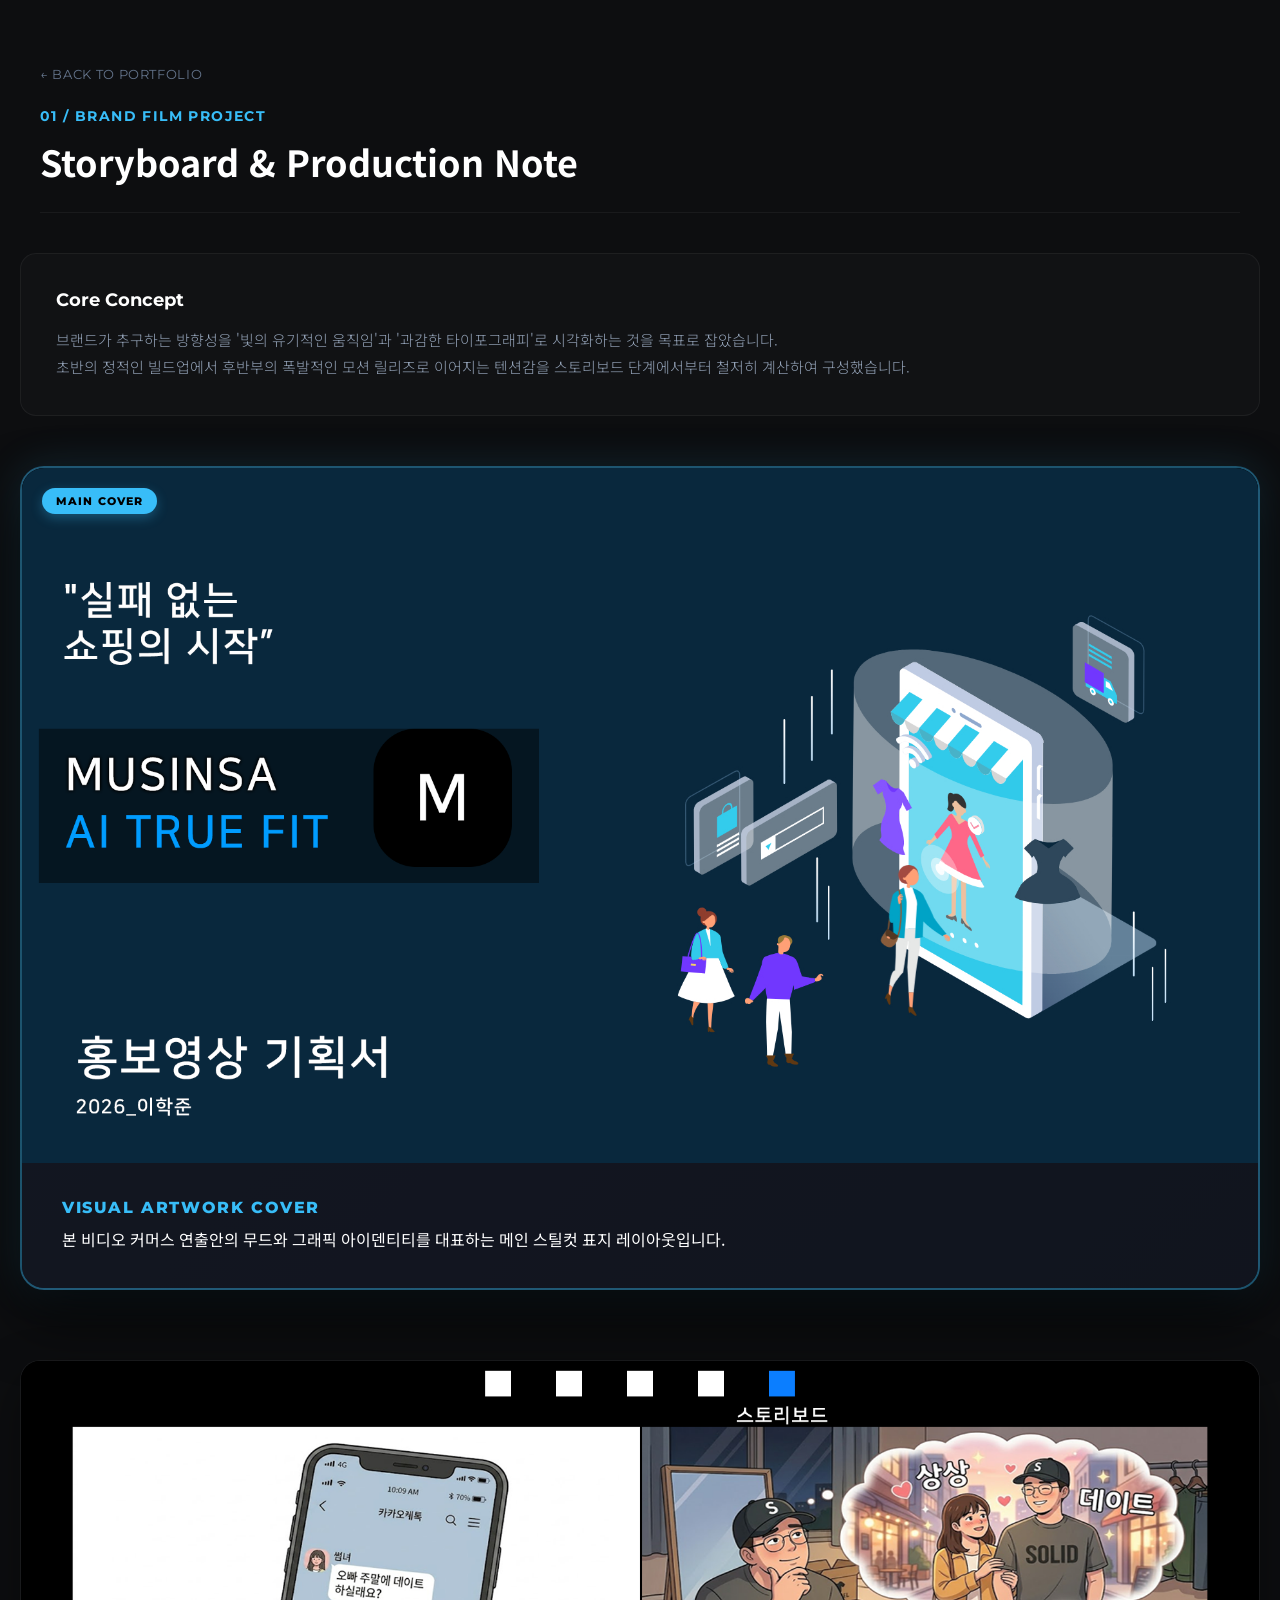
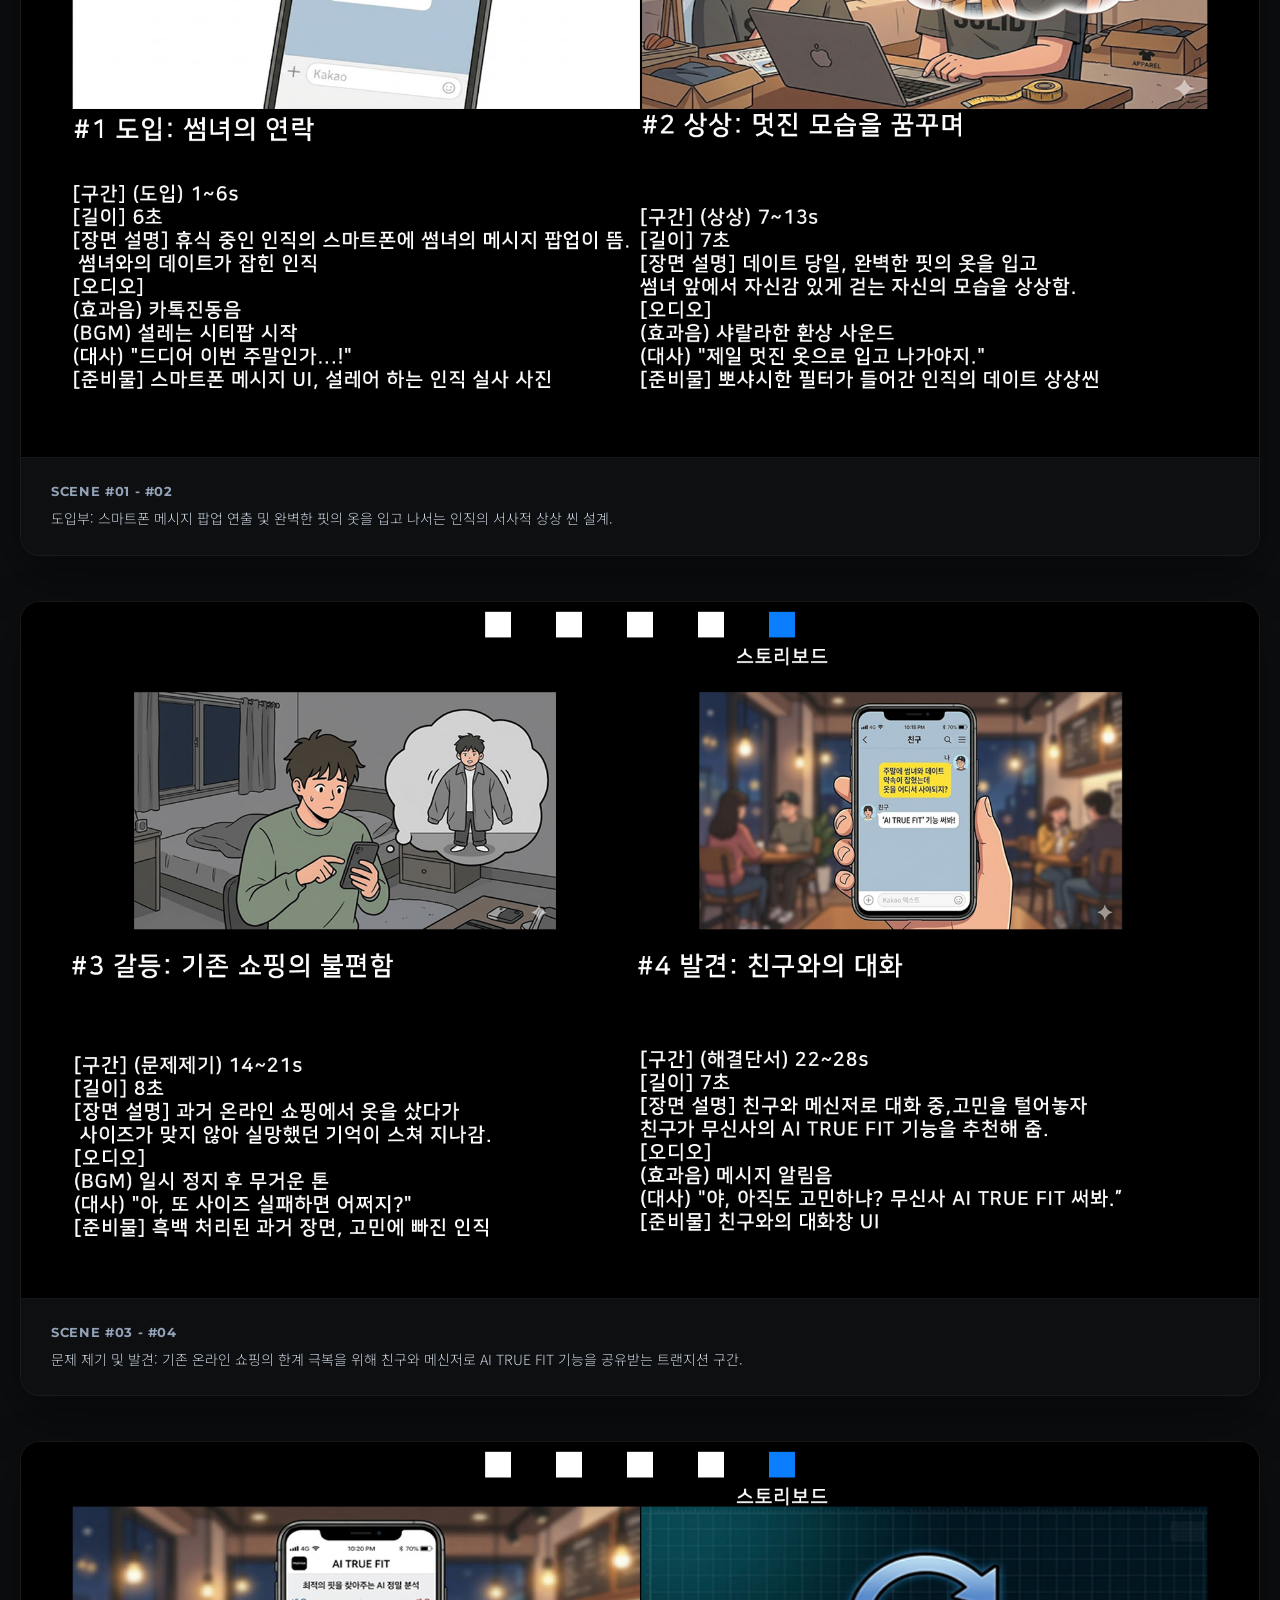
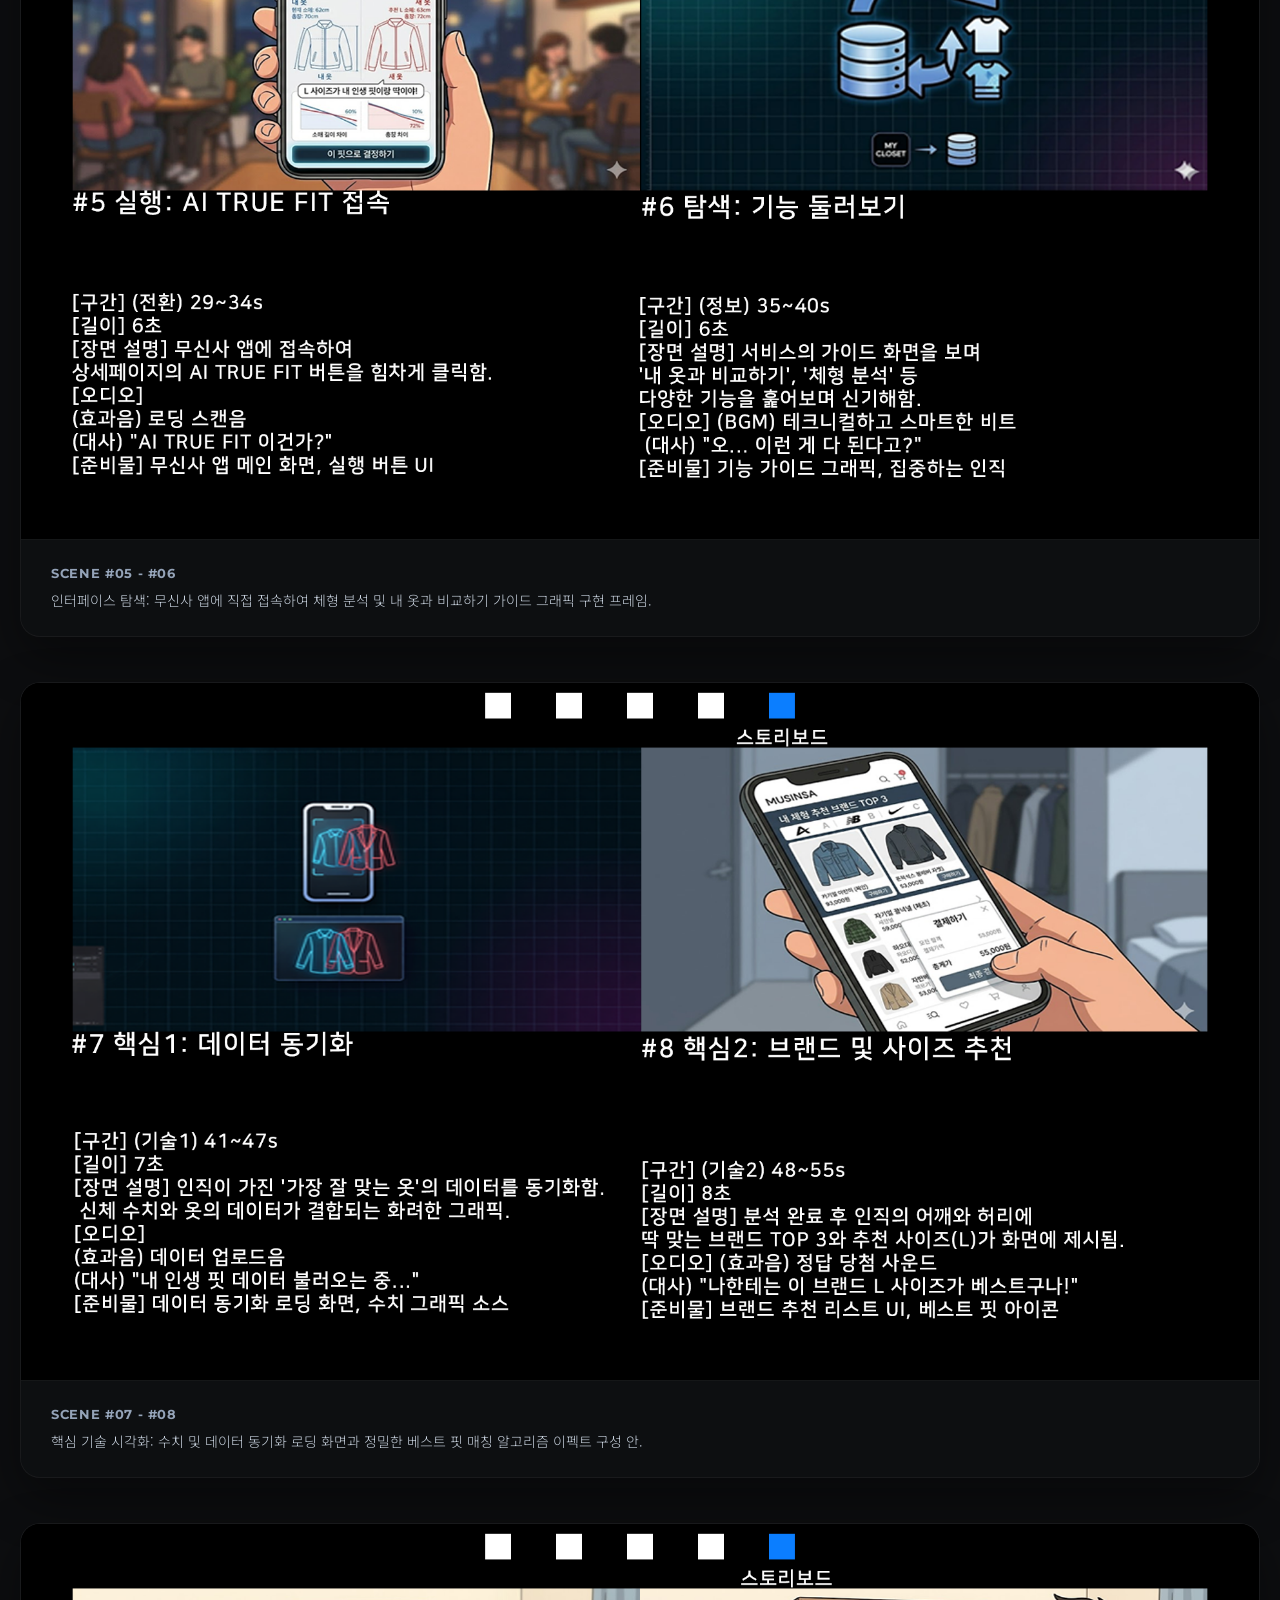
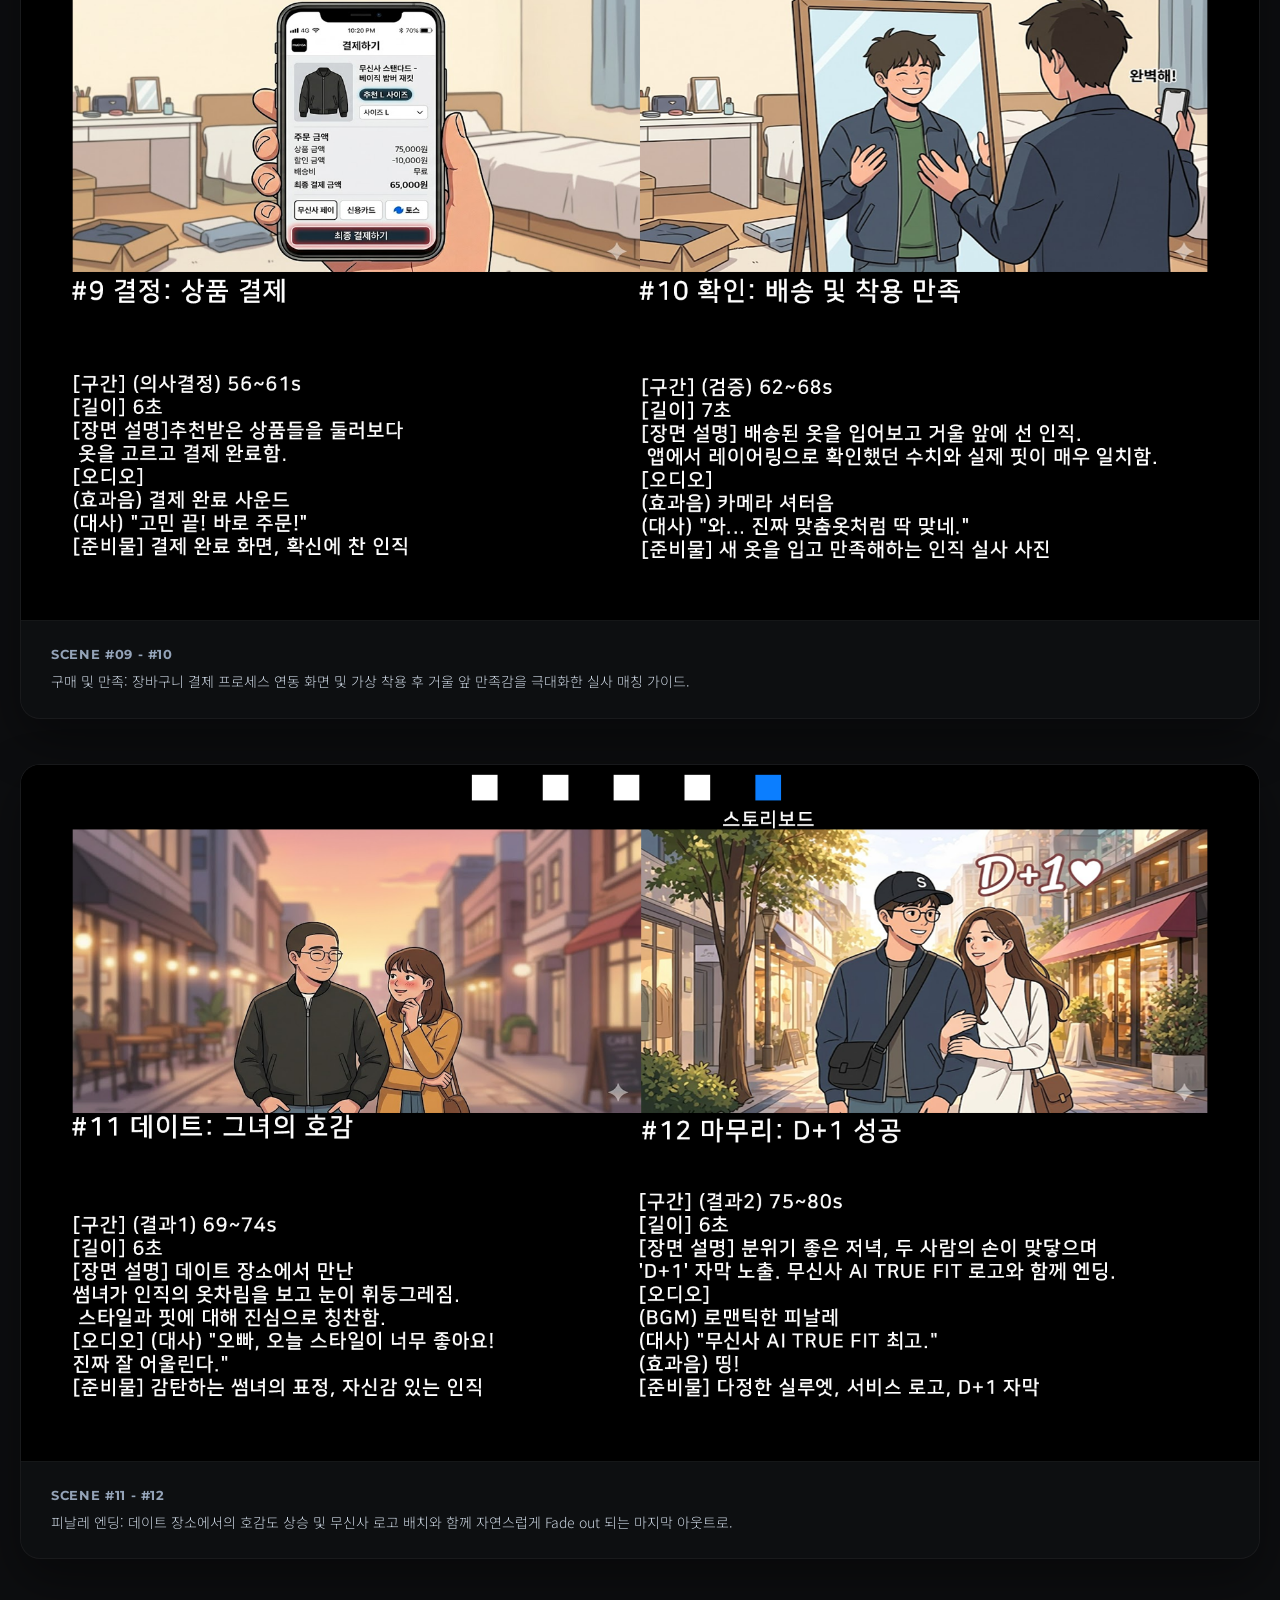
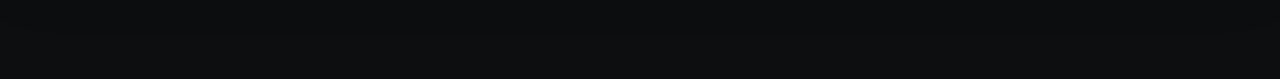
<file: storyboard1.html>
<!DOCTYPE html>
<html lang="ko">
<head>
    <meta charset="UTF-8">
    <meta name="viewport" content="width=device-width, initial-scale=1.0">
    <title>Storyboard - ONH SUMMIT Opening</title>
    <link rel="stylesheet" href="style.css">
    <!-- 구글 폰트 -->
    <link href="https://fonts.googleapis.com/css2?family=Montserrat:wght@700;800&family=Noto+Sans+KR:wght@300;400;700&display=swap" rel="stylesheet">
    
    <style>
        .sb-page-body {
            background-color: #0d0e10;
            color: #ffffff;
            padding: 60px 0 120px 0;
        }
        .sb-header {
            margin-bottom: 40px;
            border-bottom: 1px solid rgba(255, 255, 255, 0.05);
            padding-bottom: 25px;
        }
        .sb-back-btn {
            display: inline-block;
            font-family: 'Montserrat', sans-serif;
            font-size: 13px;
            color: #64748b;
            text-decoration: none;
            margin-bottom: 25px;
            transition: color 0.3s;
            cursor: pointer;
            letter-spacing: 0.05em;
        }
        .sb-back-btn:hover { color: #38bdf8; }
        
        .sb-project-meta {
            font-family: 'Montserrat', sans-serif;
            font-size: 14px;
            color: #38bdf8;
            font-weight: 700;
            letter-spacing: 0.1em;
            margin-bottom: 10px;
        }
        .sb-main-title {
            font-size: 36px;
            font-weight: 700;
        }

        /* 🎬 1280px 메인 컨테이너 */
        .sb-content-center {
            width: 100%;
            max-width: 1280px;
            margin: 0 auto;
            padding: 0 20px;
        }

        /* 상단 코어 콘셉트 박스 */
        .sb-concept-box {
            background: rgba(255, 255, 255, 0.02);
            border: 1px solid rgba(255, 255, 255, 0.05);
            border-radius: 16px;
            padding: 35px;
            margin-bottom: 50px;
        }
        .sb-concept-title {
            font-family: 'Montserrat', sans-serif;
            font-size: 18px;
            font-weight: 700;
            color: #ffffff;
            margin-bottom: 15px;
        }
        .sb-concept-text {
            font-size: 15px;
            line-height: 1.8;
            color: #94a3b8;
            font-weight: 300;
        }

        /* 스토리보드 리스트 수직 정렬 */
        .sb-stack {
            display: flex;
            flex-direction: column;
            gap: 45px;
        }

        /* 👑 메인 표지 카드 스타일 */
        .sb-cover-card {
            width: 100%;
            background: linear-gradient(135deg, #131722 0%, #0a0c10 100%);
            border: 2px solid rgba(56, 189, 248, 0.4);
            border-radius: 24px;
            overflow: hidden;
            box-shadow: 0 30px 60px rgba(0, 0, 0, 0.6), 0 0 40px rgba(56, 189, 248, 0.15); 
            margin-bottom: 25px;
            position: relative;
        }
        
        .sb-cover-badge {
            position: absolute;
            top: 20px;
            left: 20px;
            background: #38bdf8;
            color: #000000;
            font-family: 'Montserrat', sans-serif;
            font-size: 11px;
            font-weight: 800;
            padding: 6px 14px;
            border-radius: 30px;
            letter-spacing: 0.1em;
            z-index: 10;
            box-shadow: 0 4px 12px rgba(56, 189, 248, 0.3);
        }

        .sb-cover-text-area {
            padding: 35px 40px;
            background: rgba(19, 23, 34, 0.8);
        }
        .sb-cover-title {
            font-family: 'Montserrat', sans-serif;
            font-size: 16px;
            font-weight: 800;
            color: #38bdf8;
            letter-spacing: 0.1em;
            margin-bottom: 10px;
        }
        .sb-cover-desc {
            font-size: 16px;
            line-height: 1.6;
            color: #ffffff;
            font-weight: 400;
        }

        /* 🎞️ 일반 스토리보드 카드 스타일 */
        .sb-frame-card {
            width: 100%;
            background: rgba(255, 255, 255, 0.01);
            border: 1px solid rgba(255, 255, 255, 0.04);
            border-radius: 20px;
            overflow: hidden;
            box-shadow: 0 20px 50px rgba(0, 0, 0, 0.4);
            transition: transform 0.4s ease, border-color 0.4s ease;
        }
        .sb-frame-card:hover {
            transform: translateY(-4px);
            border-color: rgba(255, 255, 255, 0.15);
        }

        /* 16:9 비율 유지 박스 */
        .sb-image-ratio-box {
            position: relative;
            width: 100%;
            padding-bottom: 56.25%; 
            background-color: #000000;
        }
        .sb-image-ratio-box img {
            position: absolute;
            top: 0; left: 0; width: 100%; height: 100%;
            object-fit: cover;
        }

        /* 일반 컷 하단 설명창 */
        .sb-text-info-area {
            padding: 25px 30px;
            background: rgba(13, 14, 16, 0.5);
            border-top: 1px solid rgba(255, 255, 255, 0.03);
        }
        .sb-scene-num {
            font-family: 'Montserrat', sans-serif;
            font-size: 13px;
            font-weight: 700;
            color: #94a3b8;
            letter-spacing: 0.05em;
            margin-bottom: 8px;
        }
        .sb-scene-desc {
            font-size: 14px;
            line-height: 1.6;
            color: #cbd5e1;
            font-weight: 300;
        }

        @media (max-width: 768px) {
            .sb-main-title { font-size: 26px; }
            .sb-cover-text-area { padding: 25px; }
            .sb-text-info-area { padding: 20px; }
        }
    </style>
</head>
<body class="sb-page-body">

    <div class="container">
        <header class="sb-header">
            <a href="index.html" class="sb-back-btn">← BACK TO PORTFOLIO</a>
            <p class="sb-project-meta">01 / BRAND FILM PROJECT</p>
            <h1 class="sb-main-title">Storyboard & Production Note</h1>
        </header>
    </div>

    <main class="sb-content-center">
        
        <!-- Core Concept 개요 박스 -->
        <div class="sb-concept-box">
            <h2 class="sb-concept-title">Core Concept</h2>
            <p class="sb-concept-text">
                브랜드가 추구하는 방향성을 '빛의 유기적인 움직임'과 '과감한 타이포그래피'로 시각화하는 것을 목표로 잡았습니다.<br>
                초반의 정적인 빌드업에서 후반부의 폭발적인 모션 릴리즈로 이어지는 텐션감을 스토리보드 단계에서부터 철저히 계산하여 구성했습니다.
            </p>
        </div>

        <!-- 🎬 스토리보드 리스트 시작 -->
        <div class="sb-stack">
            
            <!-- 👑 1번째 장: 메인 표지 카드 (storyboard1img 폴더 연동) -->
            <div class="sb-cover-card">
                <div class="sb-cover-badge">MAIN COVER</div>
                <div class="sb-image-ratio-box">
                    <img src="storyboard1img/표지.png" alt="Storyboard Main Cover">
                </div>
                <div class="sb-cover-text-area">
                    <p class="sb-cover-title">VISUAL ARTWORK COVER</p>
                    <p class="sb-cover-desc">본 비디오 커머스 연출안의 무드와 그래픽 아이덴티티를 대표하는 메인 스틸컷 표지 레이아웃입니다.</p>
                </div>
            </div>

            <!-- 2번째 장 -->
            <div class="sb-frame-card">
                <div class="sb-image-ratio-box">
                    <img src="storyboard1img/스토리보드1.png" alt="Storyboard Frame 2">
                </div>
                <div class="sb-text-info-area">
                    <p class="sb-scene-num">SCENE #01 - #02</p>
                    <p class="sb-scene-desc">도입부: 스마트폰 메시지 팝업 연출 및 완벽한 핏의 옷을 입고 나서는 인직의 서사적 상상 씬 설계.</p>
                </div>
            </div>

            <!-- 3번째 장 -->
            <div class="sb-frame-card">
                <div class="sb-image-ratio-box">
                    <img src="storyboard1img/스토리보드2.png" alt="Storyboard Frame 3">
                </div>
                <div class="sb-text-info-area">
                    <p class="sb-scene-num">SCENE #03 - #04</p>
                    <p class="sb-scene-desc">문제 제기 및 발견: 기존 온라인 쇼핑의 한계 극복을 위해 친구와 메신저로 AI TRUE FIT 기능을 공유받는 트랜지션 구간.</p>
                </div>
            </div>

            <!-- 4번째 장 -->
            <div class="sb-frame-card">
                <div class="sb-image-ratio-box">
                    <img src="storyboard1img/스토리보드3.png" alt="Storyboard Frame 4">
                </div>
                <div class="sb-text-info-area">
                    <p class="sb-scene-num">SCENE #05 - #06</p>
                    <p class="sb-scene-desc">인터페이스 탐색: 무신사 앱에 직접 접속하여 체형 분석 및 내 옷과 비교하기 가이드 그래픽 구현 프레임.</p>
                </div>
            </div>

            <!-- 5번째 장 -->
            <div class="sb-frame-card">
                <div class="sb-image-ratio-box">
                    <img src="storyboard1img/스토리보드4.png" alt="Storyboard Frame 5">
                </div>
                <div class="sb-text-info-area">
                    <p class="sb-scene-num">SCENE #07 - #08</p>
                    <p class="sb-scene-desc">핵심 기술 시각화: 수치 및 데이터 동기화 로딩 화면과 정밀한 베스트 핏 매칭 알고리즘 이펙트 구성 안.</p>
                </div>
            </div>

            <!-- 6번째 장 -->
            <div class="sb-frame-card">
                <div class="sb-image-ratio-box">
                    <img src="storyboard1img/스토리보드5.png" alt="Storyboard Frame 6">
                </div>
                <div class="sb-text-info-area">
                    <p class="sb-scene-num">SCENE #09 - #10</p>
                    <p class="sb-scene-desc">구매 및 만족: 장바구니 결제 프로세스 연동 화면 및 가상 착용 후 거울 앞 만족감을 극대화한 실사 매칭 가이드.</p>
                </div>
            </div>

            <!-- 7번째 장 -->
            <div class="sb-frame-card">
                <div class="sb-image-ratio-box">
                    <img src="storyboard1img/스토리보드6.png" alt="Storyboard Frame 7">
                </div>
                <div class="sb-text-info-area">
                    <p class="sb-scene-num">SCENE #11 - #12</p>
                    <p class="sb-scene-desc">피날레 엔딩: 데이트 장소에서의 호감도 상승 및 무신사 로고 배치와 함께 자연스럽게 Fade out 되는 마지막 아웃트로.</p>
                </div>
            </div>

        </div>

    </main>

</body>
</html>
</file>
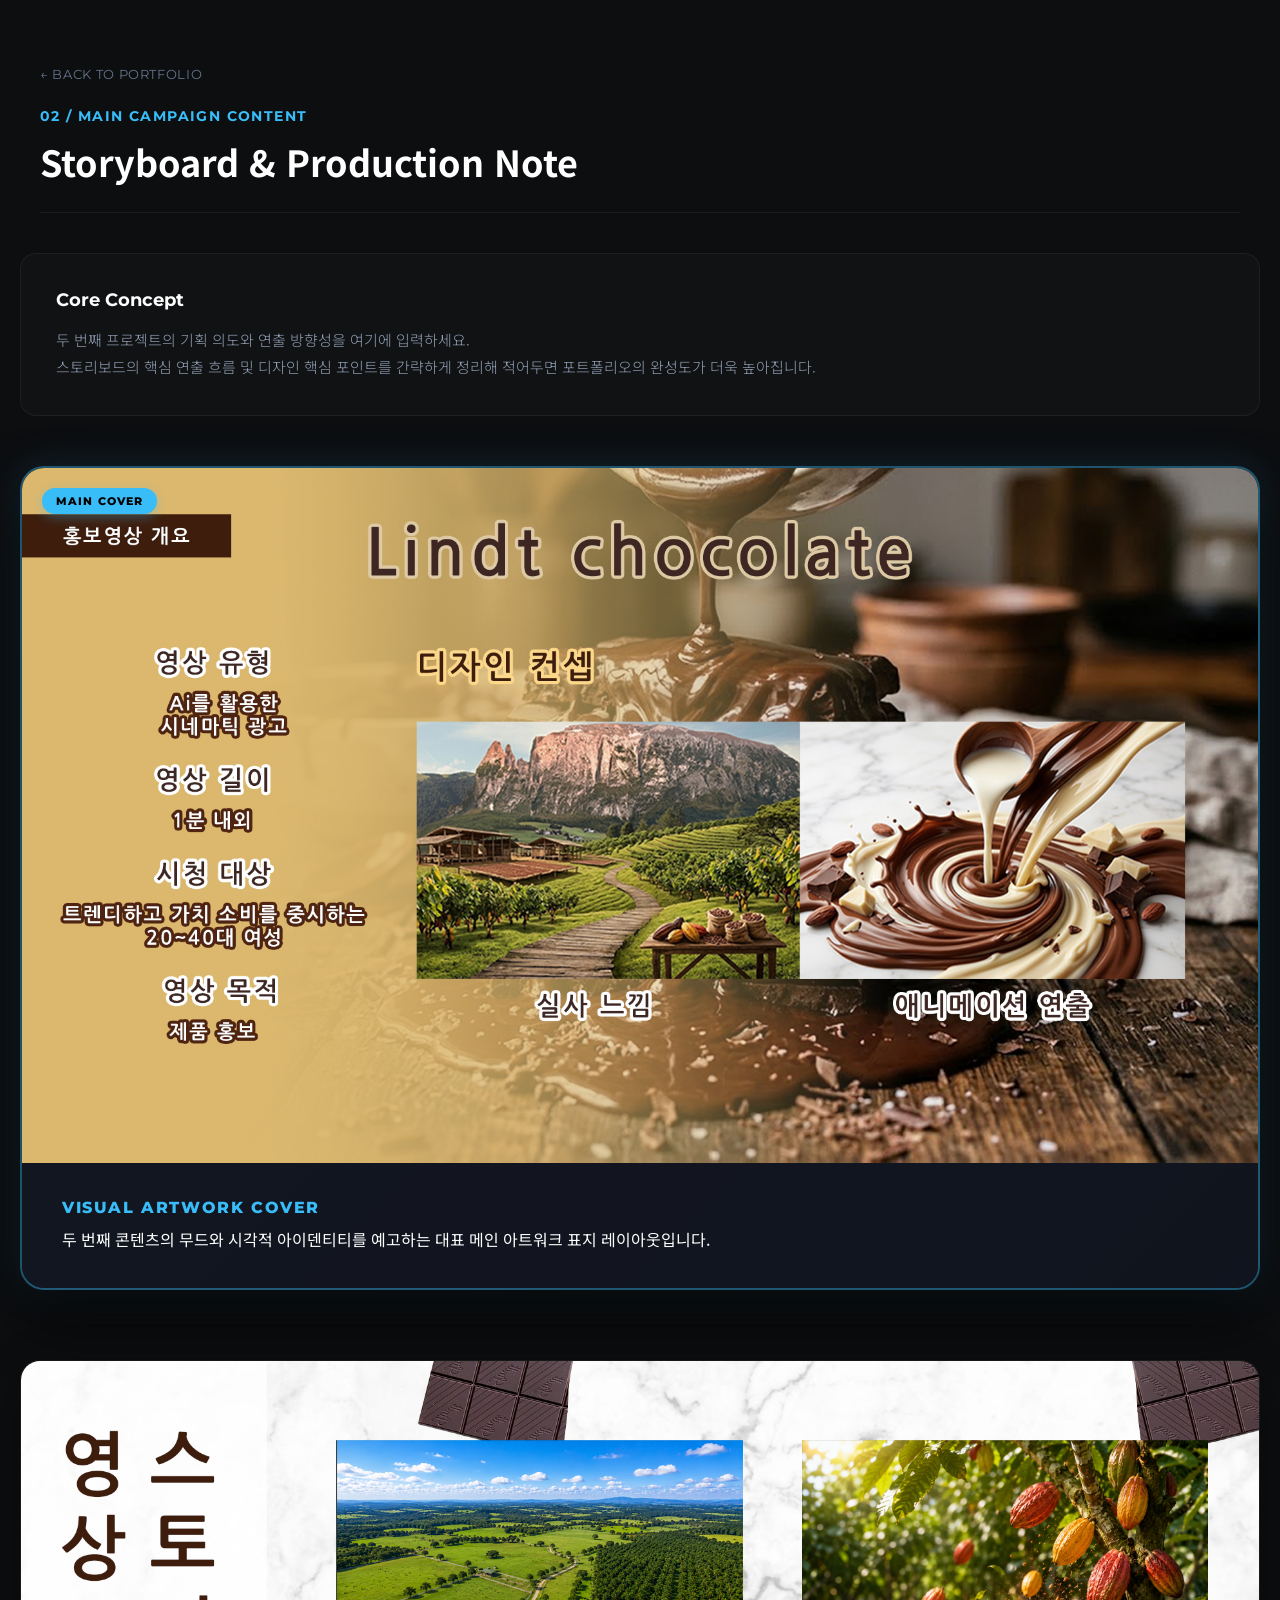
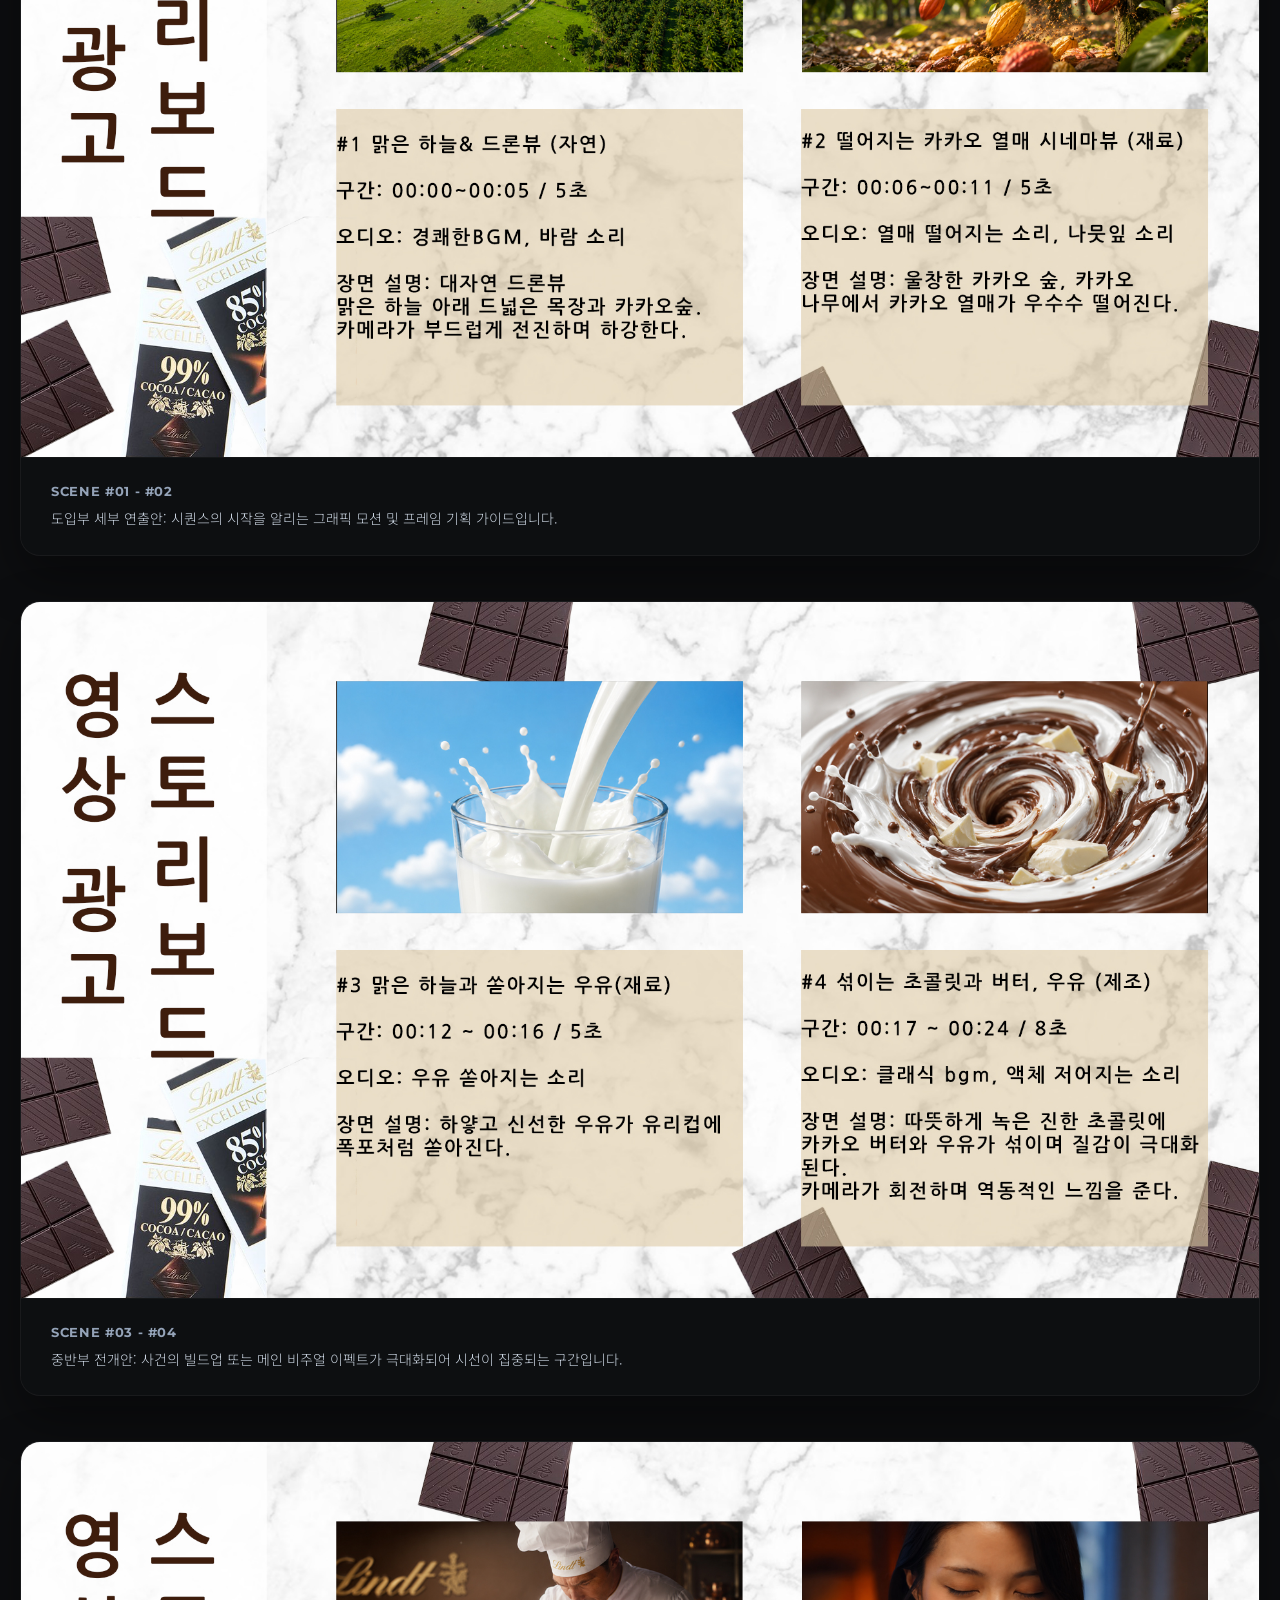
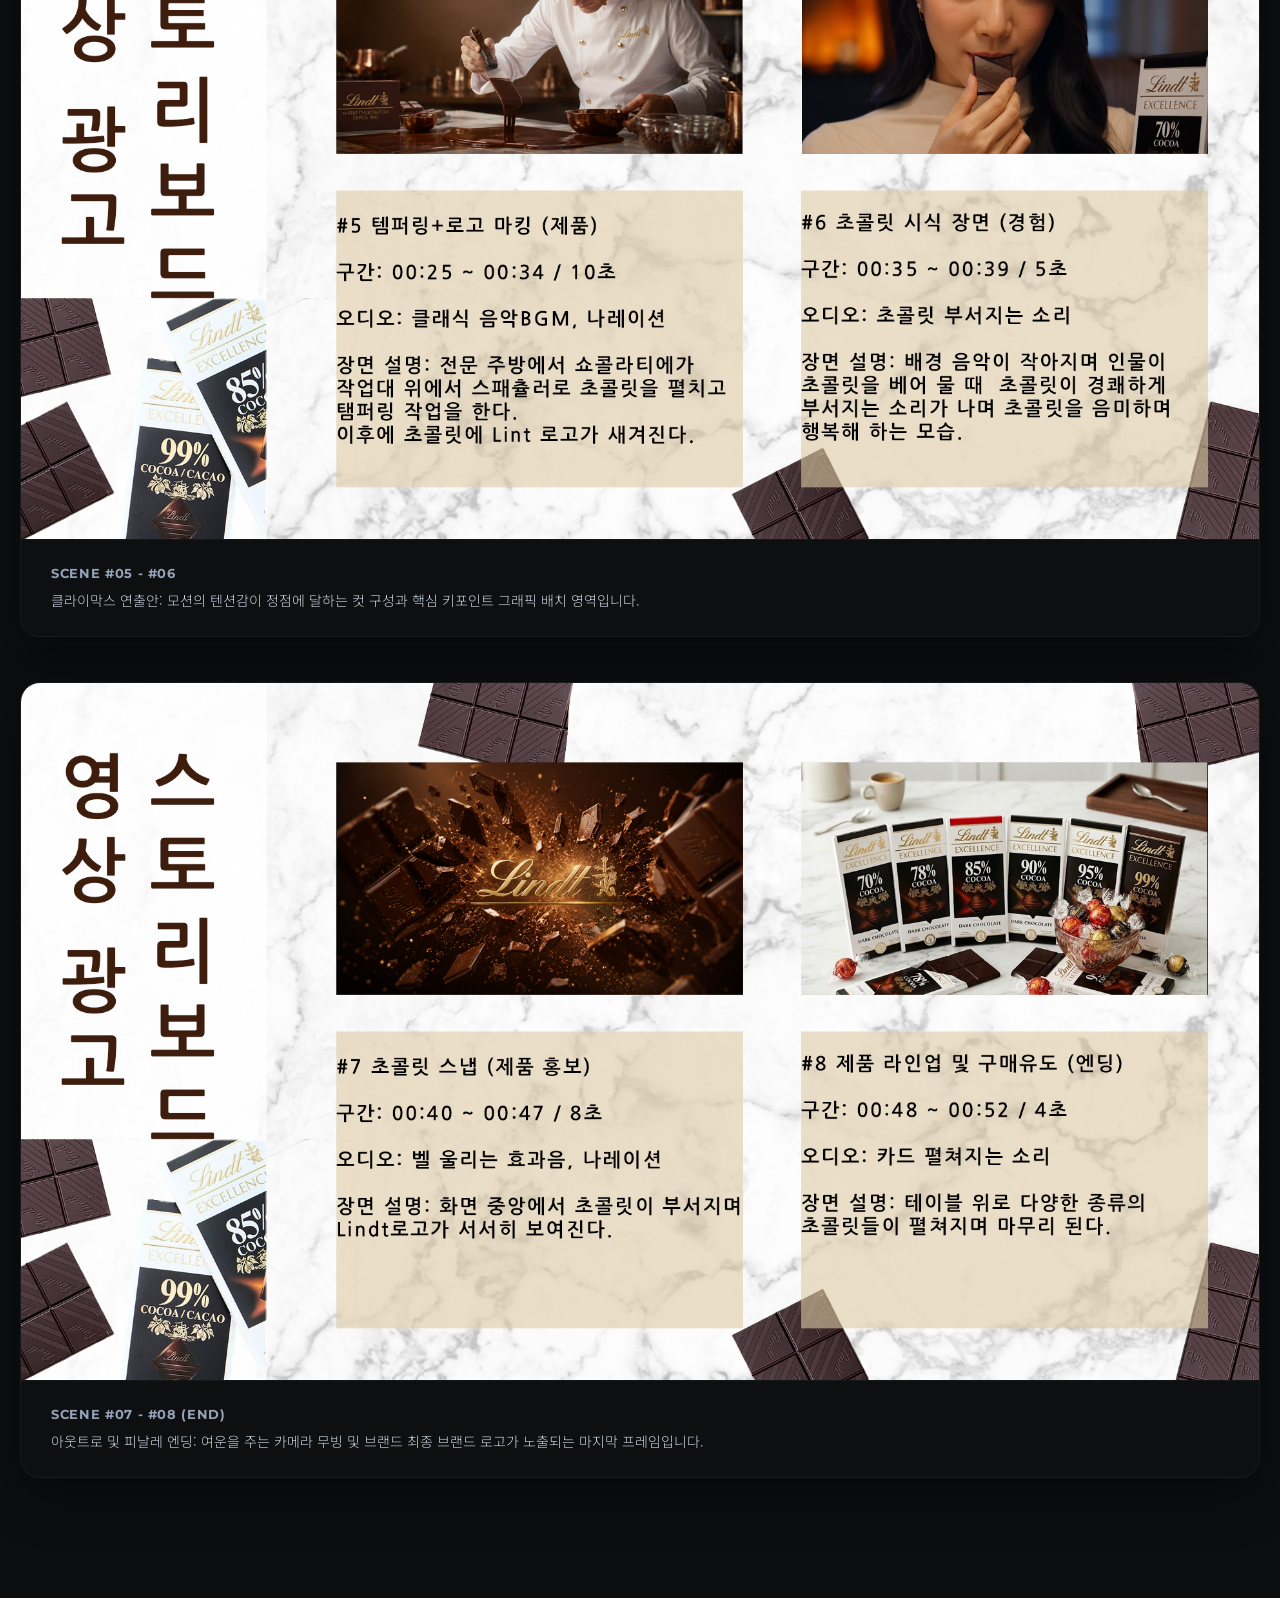
<file: storyboard2.html>
<!DOCTYPE html>
<html lang="ko">
<head>
    <meta charset="UTF-8">
    <meta name="viewport" content="width=device-width, initial-scale=1.0">
    <title>Storyboard 2 - ONH SUMMIT Content</title>
    <link rel="stylesheet" href="style.css">
    <!-- 구글 폰트 -->
    <link href="https://fonts.googleapis.com/css2?family=Montserrat:wght@700;800&family=Noto+Sans+KR:wght@300;400;700&display=swap" rel="stylesheet">
    
    <style>
        .sb-page-body {
            background-color: #0d0e10;
            color: #ffffff;
            padding: 60px 0 120px 0;
        }
        .sb-header {
            margin-bottom: 40px;
            border-bottom: 1px solid rgba(255, 255, 255, 0.05);
            padding-bottom: 25px;
        }
        .sb-back-btn {
            display: inline-block;
            font-family: 'Montserrat', sans-serif;
            font-size: 13px;
            color: #64748b;
            text-decoration: none;
            margin-bottom: 25px;
            transition: color 0.3s;
            cursor: pointer;
            letter-spacing: 0.05em;
        }
        .sb-back-btn:hover { color: #38bdf8; }
        
        .sb-project-meta {
            font-family: 'Montserrat', sans-serif;
            font-size: 14px;
            color: #38bdf8;
            font-weight: 700;
            letter-spacing: 0.1em;
            margin-bottom: 10px;
        }
        .sb-main-title {
            font-size: 36px;
            font-weight: 700;
        }

        /* 🎬 1280px 메인 컨테이너 */
        .sb-content-center {
            width: 100%;
            max-width: 1280px;
            margin: 0 auto;
            padding: 0 20px;
        }

        /* 상단 코어 콘셉트 박스 */
        .sb-concept-box {
            background: rgba(255, 255, 255, 0.02);
            border: 1px solid rgba(255, 255, 255, 0.05);
            border-radius: 16px;
            padding: 35px;
            margin-bottom: 50px;
        }
        .sb-concept-title {
            font-family: 'Montserrat', sans-serif;
            font-size: 18px;
            font-weight: 700;
            color: #ffffff;
            margin-bottom: 15px;
        }
        .sb-concept-text {
            font-size: 15px;
            line-height: 1.8;
            color: #94a3b8;
            font-weight: 300;
        }

        /* 스토리보드 리스트 수직 정렬 */
        .sb-stack {
            display: flex;
            flex-direction: column;
            gap: 45px;
        }

        /* 👑 메인 표지 카드 스타일 */
        .sb-cover-card {
            width: 100%;
            background: linear-gradient(135deg, #131722 0%, #0a0c10 100%);
            border: 2px solid rgba(56, 189, 248, 0.4);
            border-radius: 24px;
            overflow: hidden;
            box-shadow: 0 30px 60px rgba(0, 0, 0, 0.6), 0 0 40px rgba(56, 189, 248, 0.15); 
            margin-bottom: 25px;
            position: relative;
        }
        
        .sb-cover-badge {
            position: absolute;
            top: 20px;
            left: 20px;
            background: #38bdf8;
            color: #000000;
            font-family: 'Montserrat', sans-serif;
            font-size: 11px;
            font-weight: 800;
            padding: 6px 14px;
            border-radius: 30px;
            letter-spacing: 0.1em;
            z-index: 10;
            box-shadow: 0 4px 12px rgba(56, 189, 248, 0.3);
        }

        .sb-cover-text-area {
            padding: 35px 40px;
            background: rgba(19, 23, 34, 0.8);
        }
        .sb-cover-title {
            font-family: 'Montserrat', sans-serif;
            font-size: 16px;
            font-weight: 800;
            color: #38bdf8;
            letter-spacing: 0.1em;
            margin-bottom: 10px;
        }
        .sb-cover-desc {
            font-size: 16px;
            line-height: 1.6;
            color: #ffffff;
            font-weight: 400;
        }

        /* 🎞️ 일반 스토리보드 카드 스타일 */
        .sb-frame-card {
            width: 100%;
            background: rgba(255, 255, 255, 0.01);
            border: 1px solid rgba(255, 255, 255, 0.04);
            border-radius: 20px;
            overflow: hidden;
            box-shadow: 0 20px 50px rgba(0, 0, 0, 0.4);
            transition: transform 0.4s ease, border-color 0.4s ease;
        }
        .sb-frame-card:hover {
            transform: translateY(-4px);
            border-color: rgba(255, 255, 255, 0.15);
        }

        /* 16:9 비율 유지 박스 */
        .sb-image-ratio-box {
            position: relative;
            width: 100%;
            padding-bottom: 56.25%; 
            background-color: #000000;
        }
        .sb-image-ratio-box img {
            position: absolute;
            top: 0; left: 0; width: 100%; height: 100%;
            object-fit: cover;
        }

        /* 일반 컷 하단 설명창 */
        .sb-text-info-area {
            padding: 25px 30px;
            background: rgba(13, 14, 16, 0.5);
            border-top: 1px solid rgba(255, 255, 255, 0.03);
        }
        .sb-scene-num {
            font-family: 'Montserrat', sans-serif;
            font-size: 13px;
            font-weight: 700;
            color: #94a3b8;
            letter-spacing: 0.05em;
            margin-bottom: 8px;
        }
        .sb-scene-desc {
            font-size: 14px;
            line-height: 1.6;
            color: #cbd5e1;
            font-weight: 300;
        }

        @media (max-width: 768px) {
            .sb-main-title { font-size: 26px; }
            .sb-cover-text-area { padding: 25px; }
            .sb-text-info-area { padding: 20px; }
        }
    </style>
</head>
<body class="sb-page-body">

    <div class="container">
        <header class="sb-header">
            <a href="index.html" class="sb-back-btn">← BACK TO PORTFOLIO</a>
            <p class="sb-project-meta">02 / MAIN CAMPAIGN CONTENT</p>
            <h1 class="sb-main-title">Storyboard & Production Note</h1>
        </header>
    </div>

    <main class="sb-content-center">
        
        <!-- ✨ Core Concept 개요 박스 (두 번째 프로젝트 내용에 맞게 수정하세요) -->
        <div class="sb-concept-box">
            <h2 class="sb-concept-title">Core Concept</h2>
            <p class="sb-concept-text">
                두 번째 프로젝트의 기획 의도와 연출 방향성을 여기에 입력하세요.<br>
                스토리보드의 핵심 연출 흐름 및 디자인 핵심 포인트를 간략하게 정리해 적어두면 포트폴리오의 완성도가 더욱 높아집니다.
            </p>
        </div>

        <!-- 🎬 스토리보드 리스트 시작 (총 5장 수직 스택) -->
        <div class="sb-stack">
            
            <!-- 👑 1번째 장: 메인 표지 카드 (storyboard2img 폴더 연동) -->
            <div class="sb-cover-card">
                <div class="sb-cover-badge">MAIN COVER</div>
                <div class="sb-image-ratio-box">
                    <img src="storyboard2img/홍보영상 개요.png" alt="Storyboard Main Cover">
                </div>
                <div class="sb-cover-text-area">
                    <p class="sb-cover-title">VISUAL ARTWORK COVER</p>
                    <p class="sb-cover-desc">두 번째 콘텐츠의 무드와 시각적 아이덴티티를 예고하는 대표 메인 아트워크 표지 레이아웃입니다.</p>
                </div>
            </div>

            <!-- 2번째 장 -->
            <div class="sb-frame-card">
                <div class="sb-image-ratio-box">
                    <img src="storyboard2img/스토리보드1.png" alt="Storyboard Frame 2">
                </div>
                <div class="sb-text-info-area">
                    <p class="sb-scene-num">SCENE #01 - #02</p>
                    <p class="sb-scene-desc">도입부 세부 연출안: 시퀀스의 시작을 알리는 그래픽 모션 및 프레임 기획 가이드입니다.</p>
                </div>
            </div>

            <!-- 3번째 장 -->
            <div class="sb-frame-card">
                <div class="sb-image-ratio-box">
                    <img src="storyboard2img/스토리보드2.png" alt="Storyboard Frame 3">
                </div>
                <div class="sb-text-info-area">
                    <p class="sb-scene-num">SCENE #03 - #04</p>
                    <p class="sb-scene-desc">중반부 전개안: 사건의 빌드업 또는 메인 비주얼 이펙트가 극대화되어 시선이 집중되는 구간입니다.</p>
                </div>
            </div>

            <!-- 4번째 장 -->
            <div class="sb-frame-card">
                <div class="sb-image-ratio-box">
                    <img src="storyboard2img/스토리보드3.png" alt="Storyboard Frame 4">
                </div>
                <div class="sb-text-info-area">
                    <p class="sb-scene-num">SCENE #05 - #06</p>
                    <p class="sb-scene-desc">클라이막스 연출안: 모션의 텐션감이 정점에 달하는 컷 구성과 핵심 키포인트 그래픽 배치 영역입니다.</p>
                </div>
            </div>

            <!-- 5번째 장 -->
            <div class="sb-frame-card">
                <div class="sb-image-ratio-box">
                    <img src="storyboard2img/스토리보드4.png" alt="Storyboard Frame 5">
                </div>
                <div class="sb-text-info-area">
                    <p class="sb-scene-num">SCENE #07 - #08 (END)</p>
                    <p class="sb-scene-desc">아웃트로 및 피날레 엔딩: 여운을 주는 카메라 무빙 및 브랜드 최종 브랜드 로고가 노출되는 마지막 프레임입니다.</p>
                </div>
            </div>

        </div>

    </main>

</body>
</html>
</file>
<file: style.css>
/* ======================================================== */
/* 1. 기본 스타일 초기화 */
/* ======================================================== */
* {
    margin: 0;
    padding: 0;
    box-sizing: border-box;
}
html {
    scroll-behavior: smooth;
}
body {
    background-color: #0d0e10; 
    color: #ffffff;
    font-family: 'Noto Sans KR', sans-serif;
    overflow-x: hidden;
}
/* ======================================================== */
/* 0. 상단 바로가기 내비게이션 스타일 */
/* ======================================================== */
.main-header {
    position: fixed;
    top: 0;
    left: 0;
    width: 100%;
    height: 70px;
    z-index: 999;
    display: flex;
    align-items: center;
    background: rgba(13, 14, 16, 0.5); /* 스크롤할 때 뒤쪽이 은은하게 비침 */
    backdrop-filter: blur(10px);
    -webkit-backdrop-filter: blur(10px);
    border-bottom: 1px solid rgba(255, 255, 255, 0.03);
}

.header-container {
    width: 100%;
    max-width: 1280px;
    margin: 0 auto;
    padding: 0 40px;
    display: flex;
    justify-content: space-between;
    align-items: center;
}

/* 로고 스타일 */
.header-logo {
    font-family: 'Montserrat', sans-serif;
    font-size: 20px;
    font-weight: 800;
    color: #ffffff;
    text-decoration: none;
    letter-spacing: 0.1em;
    transition: all 0.3s ease;
}

.header-logo:hover {
    color: #38bdf8;
    text-shadow: 0 0 10px rgba(56, 189, 248, 0.5);
}

/* 메뉴 링크 스타일 */
.header-nav {
    display: flex;
    gap: 32px;
}

.nav-link {
    font-family: 'Montserrat', sans-serif;
    font-size: 13px;
    font-weight: 700;
    color: #94a3b8; /* 평소에는 톤다운된 슬레이트 그레이 */
    text-decoration: none;
    letter-spacing: 0.1em;
    transition: all 0.3s ease;
    padding: 6px 0;
    border-bottom: 2px solid transparent;
}

/* 호버 시 디자이너 컬러(시안 블루)로 영롱하게 반응 */
.nav-link:hover {
    color: #38bdf8;
    border-bottom-color: #38bdf8;
    text-shadow: 0 0 10px rgba(56, 189, 248, 0.3);
}

/* 모바일 해상도 대응 */
@media (max-width: 768px) {
    .header-container {
        padding: 0 20px;
    }
    .header-nav {
        gap: 16px;
    }
    .nav-link {
        font-size: 11px;
    }
}
#intro, #portfolio, #profile, #contact, section {
    scroll-margin-top: 0;
}
#profile {
    scroll-margin-top: 70px; /* PROFILE 메뉴 클릭 시 100px 더 내려와서 멈춤 */
}
/* ======================================================== */
/* 2. 레이아웃 (기본 공통 섹션 규격 설정) */
/* ======================================================== */
.full-section {
    width: 100%;
    max-width: 1280px;
    height: 100vh; 
    margin: 0 auto;
    display: flex;
    align-items: center;
    justify-content: center;
    position: relative;
}
/* ABOUT, CONTACT 등 일반 섹션을 위한 1280px 그리드 */
.container {
    width: 100%;
    max-width: 1280px;
    padding: 0 40px;
    margin: 0 auto;
}

/* 포트폴리오 섹션 전용: 1280px 제한을 풀고 좌우 여백을 없애 1920px 전체화면으로 확장 */
#portfolio .container.portfolio-tab-system {
    max-width: 1920px;
    width: 100%;
    padding-left: 0;
    padding-right: 0;
    margin: 0 auto;
    display: flex;
    flex-direction: column;
    gap: 40px;
}

/* ======================================================== */
/* 3. 인트로 섹션 (좌우 벽면 끝까지 완전히 채우는 100% 전체화면) */
/* ======================================================== */
#intro {
    position: relative;
    width: 100vw;       
    max-width: 100% !important; 
    height: 100vh;      
    overflow: hidden;
}

.intro-bg-video {
    position: absolute;
    top: 50%; left: 50%;
    width: 100%; height: 100%;
    min-width: 100%; min-height: 100%;
    object-fit: cover;  
    transform: translate(-50%, -50%);
    z-index: 10;
}

.intro-flex {
    display: flex;
    flex-direction: column;
    justify-content: center;
    position: relative;
    z-index: 11;
    max-width: 100% !important; 
    width: 100% !important;
    padding-left: 4%; 
    align-items: flex-start; 
}

.intro-sub {
    font-family: 'Montserrat', sans-serif;
    font-size: 16px;
    font-weight: 700;
    color: #fff;
    letter-spacing: 0.2em;
    margin-bottom: 25px;
}
.intro-title {
    font-family: 'Montserrat', sans-serif;
    font-size: 90px;
    font-weight: 800;
    line-height: 1.1;
    letter-spacing: -0.03em;
}
.intro-title span { display: block; }

.glow-text {
    color: transparent;
    -webkit-text-stroke: 1px rgba(255, 255, 255, 0.6);
    animation: neonGlow 6s ease-in-out infinite; 
}
@keyframes neonGlow {
    0%, 100% {
        color: transparent;
        -webkit-text-stroke: 1px rgba(255, 255, 255, 0.3);
        text-shadow: 0 0 20px rgba(255, 182, 193, 0.7); 
    }
    33% {
        color: #ffffff;
        -webkit-text-stroke: 1px #ffffff;
        text-shadow: 0 0 20px rgba(152, 251, 152, 0.7);
    }
    66% {
        color: #ffffff;
        -webkit-text-stroke: 1px #ffffff;
        text-shadow: 0 0 20px rgba(216, 191, 216, 0.7);
    }
}
.scroll-arrow {
    margin-top: 60px;
    font-size: 13px;
    color: #ffffff;
    letter-spacing: 0.15em;
    animation: bounce 2s infinite;
}

/* ======================================================== */
/* 4. 메인 콘텐츠 - 1920px 와이드 탭 인터페이스 레이아웃 */
/* ======================================================== */
input[name="project-tab"] { display: none; }

.tab-menu {
    display: flex;
    gap: 20px;
    border-bottom: 1px solid rgba(255, 255, 255, 0.05);
    padding-bottom: 15px;
    width: 100%;
    max-width: 1920px;
    padding-left: 60px; 
    padding-right: 60px;
}
.tab-btn {
    font-family: 'Montserrat', sans-serif;
    font-size: 16px;
    font-weight: 700;
    color: #475569;
    cursor: pointer;
    transition: all 0.3s ease;
    padding: 10px 20px;
    border-radius: 8px;
}
.tab-btn span { font-size: 12px; margin-right: 6px; color: #64748b; }
.tab-btn:hover { color: #cbd5e1; }

#tab1:checked ~ .tab-menu .tab-btn[for="tab1"],
#tab2:checked ~ .tab-menu .tab-btn[for="tab2"],
#tab3:checked ~ .tab-menu .tab-btn[for="tab3"] {
    color: #38bdf8;
    background-color: rgba(56, 189, 248, 0.05);
}

.tab-content-wrap {
    position: relative;
    width: 100%;
    max-width: 1920px;
    height: 580px; 
}

.project-card {
    position: absolute;
    top: 0; left: 0; 
    width: 100%;
    max-width: 1920px;
    display: flex;
    align-items: center;
    justify-content: space-between;
    gap: 60px; 
    background-color: rgba(255, 255, 255, 0.02);
    border-top: 1px solid rgba(255, 255, 255, 0.05);
    border-bottom: 1px solid rgba(255, 255, 255, 0.05);
    border-left: none; 
    border-right: none;
    backdrop-filter: blur(20px);
    -webkit-backdrop-filter: blur(20px);
    border-radius: 0; 
    padding: 60px 60px; 
    opacity: 0;
    pointer-events: none;
    transform: translateY(15px);
    transition: all 0.5s cubic-bezier(0.25, 1, 0.5, 1);
}

#tab1:checked ~ .tab-content-wrap .card1,
#tab2:checked ~ .tab-content-wrap .card2,
#tab3:checked ~ .tab-content-wrap .card3 {
    opacity: 1;
    pointer-events: auto;
    transform: translateY(0);
}

.thumbnail-wrapper {
    position: relative;
    flex: 1 1 58%; 
    max-width: 1080px; 
    width: 100%;
    padding-bottom: 32.6%; 
    border-radius: 14px;
    overflow: hidden;
    cursor: pointer;
    box-shadow: 0 15px 35px rgba(0,0,0,0.4);
    border: 1px solid rgba(255, 255, 255, 0.08);
}
.thumbnail-wrapper img {
    position: absolute;
    top: 0; left: 0; width: 100%; height: 100%;
    object-fit: cover;
    transition: transform 0.6s cubic-bezier(0.25, 1, 0.5, 1);
}
.thumbnail-wrapper:hover img {
    transform: scale(1.05);
}
.play-hover-btn {
    position: absolute;
    top: 0; left: 0; width: 100%; height: 100%;
    background: rgba(13, 14, 16, 0.4);
    display: flex;
    align-items: center;
    justify-content: center;
    font-family: 'Montserrat', sans-serif;
    font-size: 15px;
    font-weight: 700;
    letter-spacing: 0.1em;
    color: #ffffff;
    opacity: 0;
    transition: all 0.3s ease;
    z-index: 2;
}
.thumbnail-wrapper:hover .play-hover-btn {
    opacity: 1;
    background: rgba(56, 189, 248, 0.15);
    text-shadow: 0 0 15px rgba(56, 189, 248, 0.8);
}

.project-desc { 
    display: flex; 
    flex-direction: column; 
    justify-content: center; 
    flex: 1 1 38%; 
    max-width: 620px;
    width: 100%;
}
.desc-title { font-size: 22px; font-weight: 700; color: #38bdf8; margin-bottom: 18px; }
.desc-text { font-size: 15px; line-height: 1.8; color: #cbd5e1; font-weight: 300; margin-bottom: 0px !important; }
#profile .profile-details,
#profile .experience-container,
#profile .info-grid,
#profile .profile-right {
    margin-top: -50px !important;
}
/* ======================================================== */
/* 5. PROFILE OVERVIEW (카멜레온 컨셉 최적화 버전) */
/* ======================================================== */
#profile {
    height: auto !important;
    min-height: 0 !important;
    padding: 20px 0 100px 0 !important; /* 상단 여백을 20px로 최소화 */
    background-color: #090a0c;
    position: relative;
    overflow: hidden;
}

/* 🌈 카멜레온 오로라 백그라운드 광원 (느리게 일렁이며 색상이 변함) */
.chameleon-glow-bg {
    position: absolute;
    top: 50%;
    left: 45%;
    transform: translate(-50%, -50%);
    width: 700px;
    height: 700px;
    background: linear-gradient(135deg, rgba(56, 189, 248, 0.12), rgba(236, 72, 153, 0.12), rgba(251, 191, 36, 0.12));
    filter: blur(140px);
    border-radius: 50%;
    z-index: 1;
    animation: chameleonOrbit 15s infinite alternate ease-in-out;
    pointer-events: none;
}

@keyframes chameleonOrbit {
    0% { transform: translate(-50%, -50%) scale(1) rotate(0deg); }
    50% { transform: translate(-45%, -55%) scale(1.15) rotate(180deg); }
    100% { transform: translate(-55%, -45%) scale(0.9) rotate(360deg); }
}

.profile-grid-layout {
    position: relative;
    z-index: 2; /* 오로라 위에 콘텐츠가 오도록 */
    display: grid;
    grid-template-columns: 360px 1fr; /* 왼쪽 카드를 살짝 줄여 오른쪽 이력 가로폭을 크게 확보 */
    gap: 60px; 
    align-items: start;
}

/* 왼쪽 프로필 카드 (글래스모피즘 적용) */
.profile-card {
    background: rgba(255, 255, 255, 0.01);
    border: 1px solid rgba(255, 255, 255, 0.04);
    backdrop-filter: blur(10px);
    -webkit-backdrop-filter: blur(10px);
    border-radius: 24px;
    padding: 35px; 
    text-align: center;
    box-shadow: 0 20px 50px rgba(0, 0, 0, 0.4);
    transition: all 0.4s ease;
}

.profile-card:hover {
    transform: translateY(-5px);
    background: rgba(255, 255, 255, 0.02);
    border-color: rgba(255, 255, 255, 0.15);
    box-shadow: 0 25px 60px rgba(56, 189, 248, 0.05);
}

.profile-img-wrap {
    width: 100%;
    aspect-ratio: 1 / 1; 
    border-radius: 16px;
    overflow: hidden;
    margin-bottom: 25px;
    border: 1px solid rgba(255, 255, 255, 0.08);
}

.profile-img-wrap img {
    width: 100%;
    height: 100%;
    object-fit: cover; 
    transition: transform 0.5s ease;
}

.profile-card:hover .profile-img-wrap img {
    transform: scale(1.03);
}

.profile-name {
    font-size: 28px; 
    font-weight: 700;
    color: #ffffff;
    margin-bottom: 12px;
}

.profile-job {
    font-size: 16px; 
    font-weight: 400;
    color: #38bdf8;
    margin-left: 8px;
    letter-spacing: 0.05em;
    background: linear-gradient(135deg, #38bdf8, #ec4899);
    -webkit-background-clip: text;
    -webkit-text-fill-color: transparent;
}

.profile-email {
    font-size: 14px; 
    color: #475569;
    margin-bottom: 25px;
}

/* 프로필 카드 내부의 스킬 태그 정렬 개선 */
.profile-card .skills {
    display: flex;
    flex-wrap: wrap;       /* 화면 폭에 맞게 자연스럽게 줄바꿈 */
    gap: 8px 10px;         /* 태그 사이의 위아래/좌우 간격을 일정하게 좁힘 */
    justify-content: center; /* 전체 요소를 완벽한 가로 중앙 정렬 */
    max-width: 320px;      /* 좌우로 퍼지는 영역 한계선을 잡아 깔끔하게 모아줌 */
    margin: 0 auto;        /* 카드 내부에서 영역 자체를 가운데 정렬 */
}

.profile-card .skills span {
    font-size: 13px; 
    padding: 6px 14px; 
    background: rgba(56, 189, 248, 0.05);
    border: 1px solid rgba(56, 189, 248, 0.15);
    color: #38bdf8;
    border-radius: 30px;
    white-space: nowrap;   /* 글자가 안에서 강제로 줄바꿈되지 않게 방지 */
    transition: all 0.3s ease;
}

/* 마우스 올렸을 때 은은하게 빛나는 호버 효과 추가 */
.profile-card .skills span:hover {
    background: rgba(56, 189, 248, 0.12);
    border-color: rgba(56, 189, 248, 0.4);
    box-shadow: 0 0 10px rgba(56, 189, 248, 0.2);
}

.details-header {
    margin-bottom: 45px; 
}

.details-sub {
    font-family: 'Montserrat', sans-serif;
    font-size: 15px; 
    color: #38bdf8;
    font-weight: 700;
    letter-spacing: 0.15em;
    margin-bottom: 8px;
}

.details-title {
    font-size: 36px; 
    font-weight: 700;
    color: #ffffff;
    letter-spacing: -0.01em;
}

/* 3열 구조 비율 조절 (가운데 EXPERIENCE가 더 유연하게 확보되도록 1fr 2fr 1fr 유지) */
.history-grid {
    display: grid;
    grid-template-columns: 1fr 2fr 1fr; 
    gap: 40px; 
}

/* 개별 카드 칼럼 글래스모피즘 스타일 적용 */
.history-col {
    display: flex;
    flex-direction: column;
    background: rgba(255, 255, 255, 0.01);
    border: 1px solid rgba(255, 255, 255, 0.03);
    border-radius: 20px;
    padding: 30px 18px; /* 양옆 안쪽 여백을 축소하여 글자가 들어갈 가로 폭을 확보 */
    backdrop-filter: blur(5px);
    -webkit-backdrop-filter: blur(5px);
    transition: all 0.4s cubic-bezier(0.25, 1, 0.5, 1);
}

.history-title {
    font-family: 'Montserrat', sans-serif;
    font-size: 17px; 
    font-weight: 700;
    color: #ffffff;
    margin-bottom: 25px;
    letter-spacing: 0.05em;
    border-left: 3px solid rgba(255, 255, 255, 0.1); 
    padding-left: 10px;
    transition: all 0.3s ease;
}

.history-list {
    list-style: none;
    display: flex;
    flex-direction: column;
    gap: 28px; 
}

.history-list li {
    display: flex;
    flex-direction: column;
    gap: 6px;
}

.history-list .date {
    font-family: 'Montserrat', sans-serif;
    font-size: 12px; 
    font-weight: 700;
    color: #475569;
    letter-spacing: 0.02em;
    transition: color 0.3s ease;
}

.history-list .content {
    font-size: 14px; /* 폰트 크기를 카드 비율에 맞게 미세 조정 */
    line-height: 1.4;
    color: #cbd5e1; 
    font-weight: 500;
    word-break: keep-all; /* 단어가 임의의 자리에서 한 글자씩 쪼개지는 깨짐 완벽 방지 */
    overflow-wrap: break-word; /* 레이아웃 너비를 넘지 않도록 안전 조치 */
}

.history-list .content.font-highlight {
    color: #38bdf8; 
}

.history-list .sub-content {
    font-size: 11.5px; /* 미세 조정 */
    line-height: 1.5; 
    color: #64748b; 
    margin-top: 4px;
    transition: color 0.3s ease;
    word-break: keep-all; /* 한글 단어 쪼개짐 방지 */
}

/* EXPERIENCE 칼럼 2열 배치 스타일 유지 */
.history-col:nth-child(2) .history-list {
    display: grid;
    grid-template-columns: repeat(2, 1fr); 
    gap: 24px 20px; 
}

/* 마우스 오버 시 일어나는 네온 변색 인터랙션 */
.history-col:hover {
    transform: translateY(-6px);
    background: rgba(255, 255, 255, 0.02);
}

/* 1. EDUCATION: 시안(Cyan) 네온 컬러 반응 */
.card-cyan:hover {
    border-color: rgba(56, 189, 248, 0.25);
    box-shadow: 0 15px 35px rgba(56, 189, 248, 0.06);
}
.card-cyan:hover .history-title {
    border-color: #38bdf8;
    color: #38bdf8;
}
.card-cyan:hover .date { color: #38bdf8; }
.card-cyan:hover .sub-content { color: #94a3b8; }

/* 2. EXPERIENCE: 마젠타(Magenta) 네온 컬러 반응 */
.card-magenta:hover {
    border-color: rgba(236, 72, 153, 0.25);
    box-shadow: 0 15px 35px rgba(236, 72, 153, 0.06);
}
.card-magenta:hover .history-title {
    border-color: #ec4899;
    color: #ec4899;
}
.card-magenta:hover .date { color: #ec4899; }
.card-magenta:hover .sub-content { color: #94a3b8; }

/* 3. MY ATTITUDE: 옐로우(Yellow) 네온 컬러 반응 */
.card-yellow:hover {
    border-color: rgba(251, 191, 36, 0.25);
    box-shadow: 0 15px 35px rgba(251, 191, 36, 0.06);
}
.card-yellow:hover .history-title {
    border-color: #fbbf24;
    color: #fbbf24;
}
.card-yellow:hover .date { color: #fbbf24; }
.card-yellow:hover .sub-content { color: #94a3b8; }

/* 📱 반응형 분기점 (모바일/태블릿 대응) */
@media (max-width: 1200px) {
    .profile-grid-layout {
        grid-template-columns: 1fr;
        gap: 60px;
    }
    .profile-card {
        max-width: 400px;
        margin: 0 auto;
    }
    .history-grid {
        grid-template-columns: 1fr;
        gap: 50px;
    }
    .history-col:nth-child(2) .history-list {
        grid-template-columns: 1fr;
    }
}

/* ======================================================== */
/* 6. ABOUT ME 섹션 */
/* ======================================================== */
.about-flex { display: flex; align-items: center; gap: 60px; }
.profile-img { width: 280px; height: 280px; flex-shrink: 0; border-radius: 24px; overflow: hidden; }
.profile-img img { width: 100%; height: 100%; object-fit: cover; }
.section-title { font-family: 'Montserrat', sans-serif; font-size: 36px; margin-bottom: 20px; }
.about-bio { font-size: 16px; line-height: 1.8; color: #cbd5e1; font-weight: 300; margin-bottom: 30px; }
.skills span {
    display: inline-block;
    padding: 6px 14px;
    background-color: rgba(255,255,255,0.05);
    border: 1px solid rgba(255,255,255,0.1);
    border-radius: 30px;
    font-size: 13px;
    margin-right: 8px;
    color: #94a3b8;
}

/* ======================================================== */
/* 6. 콘택트 섹션 (극강의 심플 & 모던 다크 글래스) */
/* ======================================================== */
#contact {
    width: 100%;
    max-width: 1280px;
    margin: 0 auto;
    padding: 100px 40px 140px 40px; 
    position: relative;
    z-index: 2;
}

.contact-box {
    width: 100%;
    background: rgba(255, 255, 255, 0.02); /* 배경을 어둡고 투명하게 정돈 */
    border: 1px solid rgba(255, 255, 255, 0.05);
    border-radius: 24px;
    padding: 80px 40px;
    text-align: center;
    box-shadow: 0 20px 50px rgba(0, 0, 0, 0.3);
    transition: all 0.4s cubic-bezier(0.25, 1, 0.5, 1);
}

/* 마우스 올렸을 때만 은은한 오로라 테두리 반응 */
.contact-box:hover {
    border-color: rgba(56, 189, 248, 0.2);
    box-shadow: 0 25px 60px rgba(56, 189, 248, 0.06);
}

.contact-title { 
    font-family: 'Montserrat', sans-serif; 
    font-size: 42px; 
    font-weight: 800;
    letter-spacing: 0.1em;
    color: #ffffff;
    margin-bottom: 40px; 
    line-height: 1.1; 
}

/* 수평 정렬로 세련된 균형 유지 */
.contact-details {
    display: flex;
    justify-content: center;
    align-items: center;
    gap: 60px; /* 아이템 간격 일정하게 분배 */
    flex-wrap: wrap; /* 화면 작아질 때 자동 개행 */
}

/* 개별 항목 (세로 배치) */
.contact-item {
    display: flex;
    flex-direction: column;
    align-items: center;
    gap: 8px;
}

/* 소제목 (EMAIL, PHONE, SNS) */
.item-label {
    font-family: 'Montserrat', sans-serif;
    font-size: 12px;
    font-weight: 800;
    color: #64748b; /* 차분한 슬레이트 그레이 */
    letter-spacing: 0.15em;
}

/* 본문 연락처 정보 */
.item-value {
    font-family: 'Noto Sans KR', sans-serif;
    font-size: 18px;
    font-weight: 700;
    color: #e2e8f0; /* 선명하고 차분한 은회색 */
    text-decoration: none;
    transition: all 0.3s ease;
    border-bottom: 1px solid transparent;
}

/* 링크 요소에만 포인트 컬러 부여 */
.highlight-link {
    color: #38bdf8; /* 신뢰감을 주는 시안 블루 */
}

/* 마우스 올렸을 때 정갈한 네온 글로우 피드백 */
.highlight-link:hover {
    color: #ffffff;
    border-color: #38bdf8;
    text-shadow: 0 0 15px rgba(56, 189, 248, 0.8);
}

/* 모바일 화면 최적화 */
@media (max-width: 768px) {
    .contact-details {
        flex-direction: column;
        gap: 30px;
    }
}

/* ======================================================== */
/* 8. 시네마틱 비디오 모달 CSS 스타일링 */
/* ======================================================== */
.modal-check { display: none; } 

.video-modal-overlay {
    position: fixed;
    top: 0; left: 0; width: 100vw; height: 100vh;
    background: rgba(10, 11, 13, 0.9); 
    backdrop-filter: blur(15px);
    -webkit-backdrop-filter: blur(15px);
    z-index: 9999; 
    display: flex;
    align-items: center;
    justify-content: center;
    opacity: 0;
    pointer-events: none;
    transition: opacity 0.4s ease;
}
.modal-bg-close {
    position: absolute;
    top: 0; left: 0; width: 100%; height: 100%;
    cursor: default;
}
.modal-window-1280 {
    position: relative;
    width: 90%;
    max-width: 1280px; 
    background: #000000;
    border-radius: 20px;
    overflow: visible;
    box-shadow: 0 30px 70px rgba(0,0,0,0.8), 0 0 1px rgba(255,255,255,0.2);
    transform: scale(0.95);
    transition: transform 0.4s cubic-bezier(0.25, 1, 0.5, 1);
    z-index: 10000;
}
.modal-video-aspect {
    position: relative;
    width: 100%;
    padding-bottom: 56.25%; 
    border-radius: 20px;
    overflow: hidden;
}
.modal-video-aspect iframe {
    position: absolute;
    top: 0; left: 0; width: 100%; height: 100%;
}
.modal-close-btn {
    position: absolute;
    top: -50px; right: 0;
    font-size: 38px;
    color: rgba(255,255,255,0.6);
    cursor: pointer;
    transition: color 0.2s ease;
}
.modal-close-btn:hover { color: #38bdf8; }

#modal-trigger1:checked ~ .video-modal1,
#modal-trigger2:checked ~ .video-modal2,
#modal-trigger3:checked ~ .video-modal3 {
    opacity: 1;
    pointer-events: auto;
}
#modal-trigger1:checked ~ .video-modal1 .modal-window-1280,
#modal-trigger2:checked ~ .video-modal2 .modal-window-1280,
#modal-trigger3:checked ~ .video-modal3 .modal-window-1280 {
    transform: scale(1);
}

@keyframes bounce {
    0%, 20%, 50%, 80%, 100% { transform: translateY(0); }
    40% { transform: translateY(-10px); }
    60% { transform: translateY(-5px); }
}

.modal-video-aspect iframe,
.modal-video-aspect video {
    position: absolute;   
    top: 0;
    left: 0;
    width: 100%;          
    height: 100%;         
    border: none;
    border-radius: 20px;  
    object-fit: contain;  
}

/* ======================================================== */
/* 9. 스토리보드 링크 버튼 스타일 (수정/보완됨) */
/* ======================================================== */
.storyboard-area {
    margin-top: 30px; 
    position: relative; /* z-index 활성화를 위해 추가 */
    z-index: 20; /* 버튼이 다른 배경이나 투명 영역에 가려져 클릭이 안 되는 현상 완벽 방지 */
}

.storyboard-btn {
    display: inline-flex;
    align-items: center;
    justify-content: space-between;
    width: 100%; 
    max-width: 240px; 
    padding: 14px 20px;
    background-color: rgba(255, 255, 255, 0.03);
    border: 1px solid rgba(255, 255, 255, 0.1);
    border-radius: 12px;
    font-family: 'Montserrat', sans-serif;
    font-size: 13px;
    font-weight: 700;
    color: #94a3b8;
    text-decoration: none; 
    letter-spacing: 0.05em;
    cursor: pointer; /* 💡 핵심 추가: 마우스 오버 시 확실한 버튼(손가락) 커서 표시 */
    transition: all 0.3s cubic-bezier(0.25, 1, 0.5, 1);
}

.storyboard-btn .arrow {
    transition: transform 0.3s ease;
    display: inline-block; /* 화살표 애니메이션이 부드럽게 먹히도록 속성 추가 */
}

.storyboard-btn:hover {
    background-color: rgba(56, 189, 248, 0.06); 
    border-color: #38bdf8; 
    color: #38bdf8; 
    box-shadow: 0 0 15px rgba(56, 189, 248, 0.2); 
    transform: translateY(-2px); /* 호버 시 버튼이 살짝 위로 떠오르는 피드백 추가 */
}

.storyboard-btn:hover .arrow {
    transform: translateX(5px);
}
/* ======================================================== */
/* 모바일 & 태블릿 반응형 완벽 보완 (위치/겹침 최종 수정) */
/* ======================================================== */
@media screen and (max-width: 1024px) {

    /* 1. 기본 높이 및 오버플로우 초기화 */
    html, body {
        overflow-x: hidden;
    }

    .full-section,
    #intro,
    #portfolio,
    #profile,
    #contact {
        height: auto !important;
        min-height: auto !important;
        max-height: none !important;
    }

    /* 2. INTRO 섹션: 텍스트 박스를 상단으로 올려 배경글씨와 분리 */
    #intro {
        height: 100vh !important;
        min-height: 100vh !important;
        display: flex !important;
        align-items: flex-start !important; /* 가운데 정렬 대신 상단 배치 */
        justify-content: center !important;
        padding-top: 100px !important; /* 상단 헤더와 여백 확보 */
    }

    .intro-flex {
        width: calc(100% - 32px) !important;
        max-width: 100% !important;
        margin: 0 auto !important;
        padding: 20px 18px !important;
        background: rgba(13, 14, 16, 0.8) !important; /* 배경을 가려 가독성 확보 */
        backdrop-filter: blur(12px) !important;
        -webkit-backdrop-filter: blur(12px) !important;
        border: 1px solid rgba(255, 255, 255, 0.12) !important;
        border-radius: 16px !important;
        box-shadow: 0 10px 30px rgba(0, 0, 0, 0.6) !important;
    }

    .intro-title {
        font-size: 32px !important;
        line-height: 1.2 !important;
    }

    .intro-sub {
        font-size: 11px !important;
        letter-spacing: 0.1em !important;
        margin-bottom: 8px !important;
    }

    .scroll-arrow {
        margin-top: 16px !important;
        font-size: 11px !important;
    }

    /* 3. PROFILE 섹션: 카드 및 ABOUT ME 간격 완벽 분리 */
    #profile {
        padding: 80px 0 60px 0 !important;
    }

    /* 기존 데스크톱용 마이너스 마진 및 강제 위치 지정 무효화 */
    #profile .profile-details,
    #profile .experience-container,
    #profile .info-grid,
    #profile .profile-right {
        margin-top: 0 !important;
        padding-top: 0 !important;
        position: relative !important;
        top: 0 !important;
    }

    .profile-grid-layout {
        display: flex !important;
        flex-direction: column !important;
        gap: 50px !important; /* 프로필 카드와 ABOUT ME 사이 간격 50px 확보 */
    }

    .profile-card {
        width: 100% !important;
        max-width: 100% !important;
        padding: 30px 20px !important;
        margin-bottom: 0 !important;
    }

    .details-header {
        margin-top: 10px !important;
        margin-bottom: 25px !important;
    }

    .details-sub {
        font-size: 13px !important;
        display: block !important;
    }

    .details-title {
        font-size: 22px !important;
        line-height: 1.4 !important;
        margin-top: 6px !important;
    }

    .about-bio {
        font-size: 14px !important;
        line-height: 1.7 !important;
        margin-top: 12px !important;
    }

    .history-grid {
        display: flex !important;
        flex-direction: column !important;
        gap: 30px !important;
    }

    .history-col:nth-child(2) .history-list {
        display: flex !important;
        flex-direction: column !important;
        gap: 20px !important;
    }

    /* 4. WORK (PORTFOLIO) 모바일 세로 배치 */
    #portfolio {
        padding: 60px 0 !important;
    }

    #portfolio .container.portfolio-tab-system {
        padding: 0 20px !important;
    }

    .tab-menu {
        flex-direction: column !important;
        gap: 10px !important;
        padding: 0 !important;
    }

    .tab-btn {
        width: 100% !important;
        font-size: 13px !important;
        padding: 12px 16px !important;
    }

    .tab-content-wrap {
        height: auto !important;
    }

    .project-card {
        position: relative !important;
        flex-direction: column !important;
        gap: 20px !important;
        padding: 24px 16px !important;
        height: auto !important;
        border-radius: 16px !important;
        transform: none !important;
    }

    .thumbnail-wrapper {
        width: 100% !important;
        padding-bottom: 56.25% !important;
    }

    .project-desc {
        width: 100% !important;
        max-width: 100% !important;
    }

    .desc-title {
        font-size: 18px !important;
    }

    .desc-text {
        font-size: 13.5px !important;
    }

    .storyboard-btn {
        max-width: 100% !important;
    }

    /* 5. CONTACT 및 네비게이션 모바일 최적화 */
    .header-container {
        padding: 0 16px !important;
    }

    .header-nav {
        gap: 10px !important;
    }

    .nav-link {
        font-size: 10px !important;
    }

    #contact {
        padding: 40px 16px 80px 16px !important;
    }

    .contact-box {
        padding: 30px 16px !important;
    }

    .contact-title {
        font-size: 28px !important;
    }

    .contact-details {
        flex-direction: column !important;
        gap: 24px !important;
    }
}
</file>
